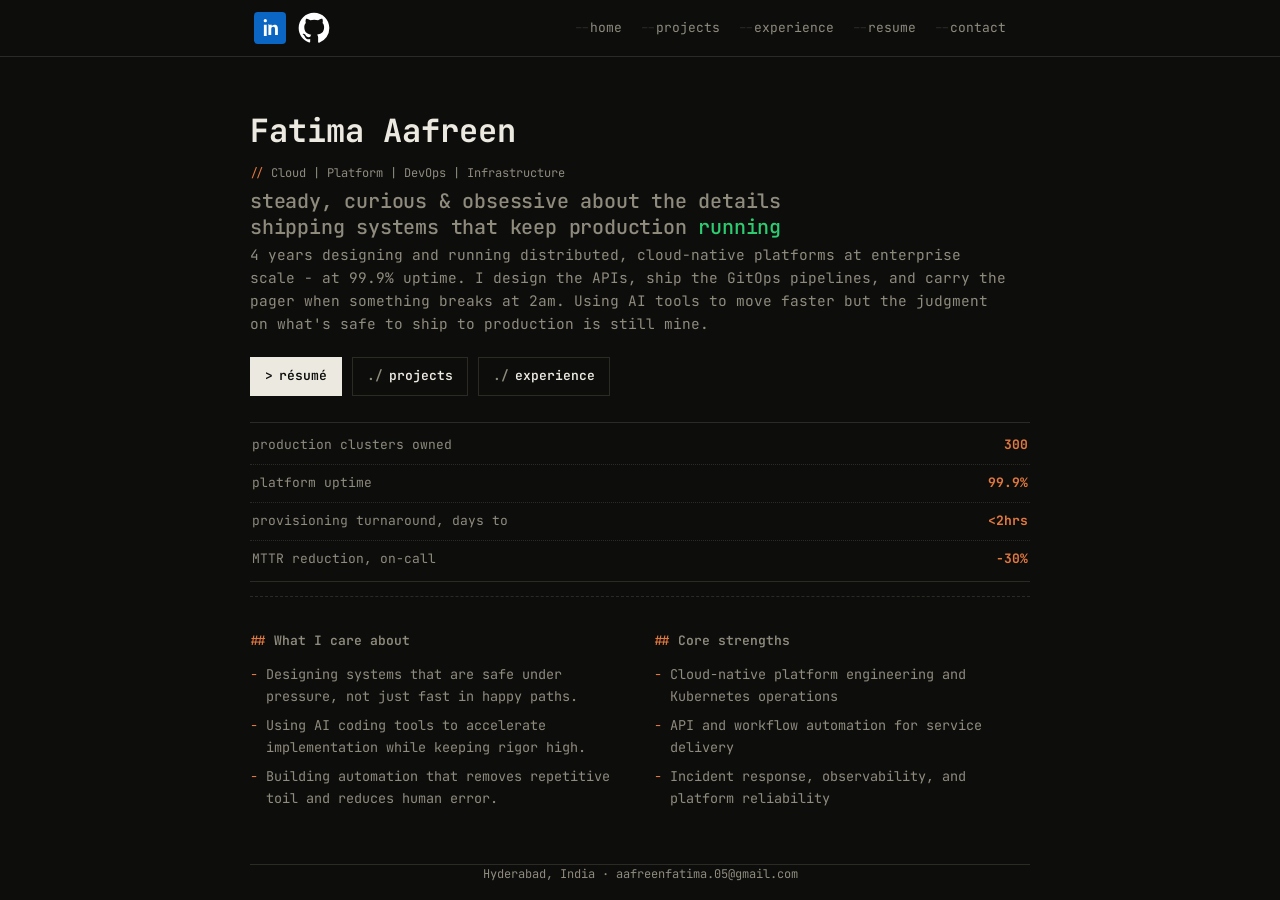
<file: index.html>
<!DOCTYPE html>
<html lang="en">
<head>
  <meta charset="UTF-8" />
  <meta name="viewport" content="width=device-width, initial-scale=1.0" />
  <title>Fatima Aafreen — Cloud &amp; Platform Engineer</title>
  <meta name="description" content="Fatima Aafreen — cloud and platform engineer building distributed systems at enterprise scale." />
  <link rel="stylesheet" href="styles.css" />
</head>
<body>
  <header class="nav">
    <div class="wrap">
      <div class="social">
        <a class="social-link" href="https://linkedin.com/in/fatimaaafreen" target="_blank" aria-label="LinkedIn"><img src="assets/linkedin.svg" alt="LinkedIn"/></a>
        <a class="social-link" href="https://github.com/fatimaaafreen" target="_blank" aria-label="GitHub"><img src="assets/github.svg" alt="GitHub"/></a>
      </div>
      <nav>
        <a href="index.html">home</a>
        <a href="projects.html">projects</a>
        <a href="experience.html">experience</a>
        <a href="resume.html">resume</a>
        <a href="contact.html">contact</a>
      </nav>
    </div>
  </header>

  <main class="page wrap">
    <section class="hero">
      <div class="name">Fatima Aafreen</div>
      <div class="eyebrow">Cloud | Platform | DevOps | Infrastructure </div>
      <h1>steady, curious & obsessive about the details</h1>
      <h1>shipping systems that keep production <span class="hl">running</span></h1>
      <p class="lede">
        4 years designing and running distributed, cloud-native platforms at enterprise scale -
        at 99.9% uptime. I design the APIs, ship the GitOps pipelines, and carry the pager when 
        something breaks at 2am. Using AI tools to move faster but the judgment on what's safe to 
        ship to production is still mine.
      </p>
      <div class="cta-row">
        <a class="btn primary" href="resume.html"> résumé</a>
        <a class="btn ghost" href="projects.html"> projects</a>
        <a class="btn ghost" href="experience.html"> experience</a>
      </div>

      <div class="stats">
        <div class="stat"><div class="lab">production clusters owned</div><div class="num">300</div></div>
        <div class="stat"><div class="lab">platform uptime</div><div class="num">99.9%</div></div>
        <div class="stat"><div class="lab">provisioning turnaround, days to</div><div class="num">&lt;2hrs</div></div>
        <div class="stat"><div class="lab">MTTR reduction, on-call</div><div class="num">-30%</div></div>
      </div>
    </section>

    <section>
      <div class="grid">
        <div>
          <h2>What I care about</h2>
          <ul class="list">
            <li>Designing systems that are safe under pressure, not just fast in happy paths.</li>
            <li>Using AI coding tools to accelerate implementation while keeping rigor high.</li>
            <li>Building automation that removes repetitive toil and reduces human error.</li>
          </ul>
        </div>
        <div>
          <h2>Core strengths</h2>
          <ul class="list">
            <li>Cloud-native platform engineering and Kubernetes operations</li>
            <li>API and workflow automation for service delivery</li>
            <li>Incident response, observability, and platform reliability</li>
          </ul>
        </div>
      </div>
    </section>
  </main>

  <footer class="wrap">
    <div>Hyderabad, India · aafreenfatima.05@gmail.com</div>
    <div class="links" style="margin-top: 10px;">
    </div>
  </footer>
</body>
</html>
</file>
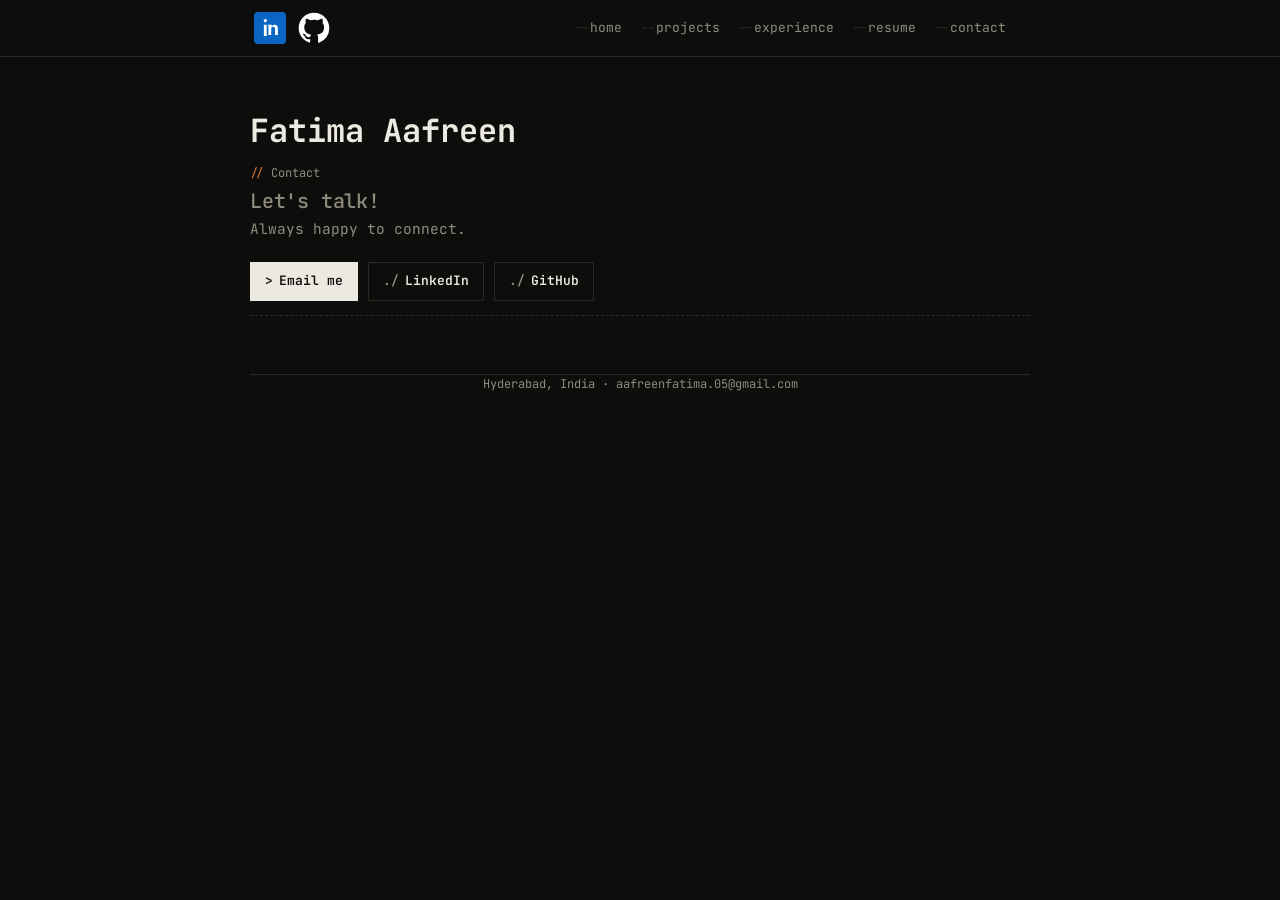
<file: contact.html>
<!DOCTYPE html>
<html lang="en">
<head>
  <meta charset="UTF-8" />
  <meta name="viewport" content="width=device-width, initial-scale=1.0" />
  <title>Contact — Fatima Aafreen</title>
  <link rel="stylesheet" href="styles.css" />
</head>
<body>
  <header class="nav">
    <div class="wrap">
      <div class="social">
        <a class="social-link" href="https://linkedin.com/in/fatimaaafreen" target="_blank" aria-label="LinkedIn"><img src="assets/linkedin.svg" alt="LinkedIn"/></a>
        <a class="social-link" href="https://github.com/fatimaaafreen" target="_blank" aria-label="GitHub"><img src="assets/github.svg" alt="GitHub"/></a>
      </div>
      <nav>
        <a href="index.html">home</a>
        <a href="projects.html">projects</a>
        <a href="experience.html">experience</a>
        <a href="resume.html">resume</a>
        <a href="contact.html">contact</a>
      </nav>
    </div>
  </header>

  <main class="page wrap">
    <section class="hero">
      <div class="name">Fatima Aafreen</div>
      <div class="eyebrow">Contact</div>
      <h1>Let's talk!</h1>
      <p class="lede">
        Always happy to connect.
      </p>
      <div class="cta-row">
        <a class="btn primary" href="mailto:aafreenfatima.05@gmail.com">Email me</a>
        <a class="btn ghost" href="https://linkedin.com/in/fatimaaafreen" target="_blank">LinkedIn</a>
        <a class="btn ghost" href="https://github.com/fatimaaafreen" target="_blank">GitHub</a>
      </div>
    </section>
  </main>

  <footer class="wrap">
    <div>Hyderabad, India · aafreenfatima.05@gmail.com</div>
    </div>
  </footer>
</body>
</html>
</file>
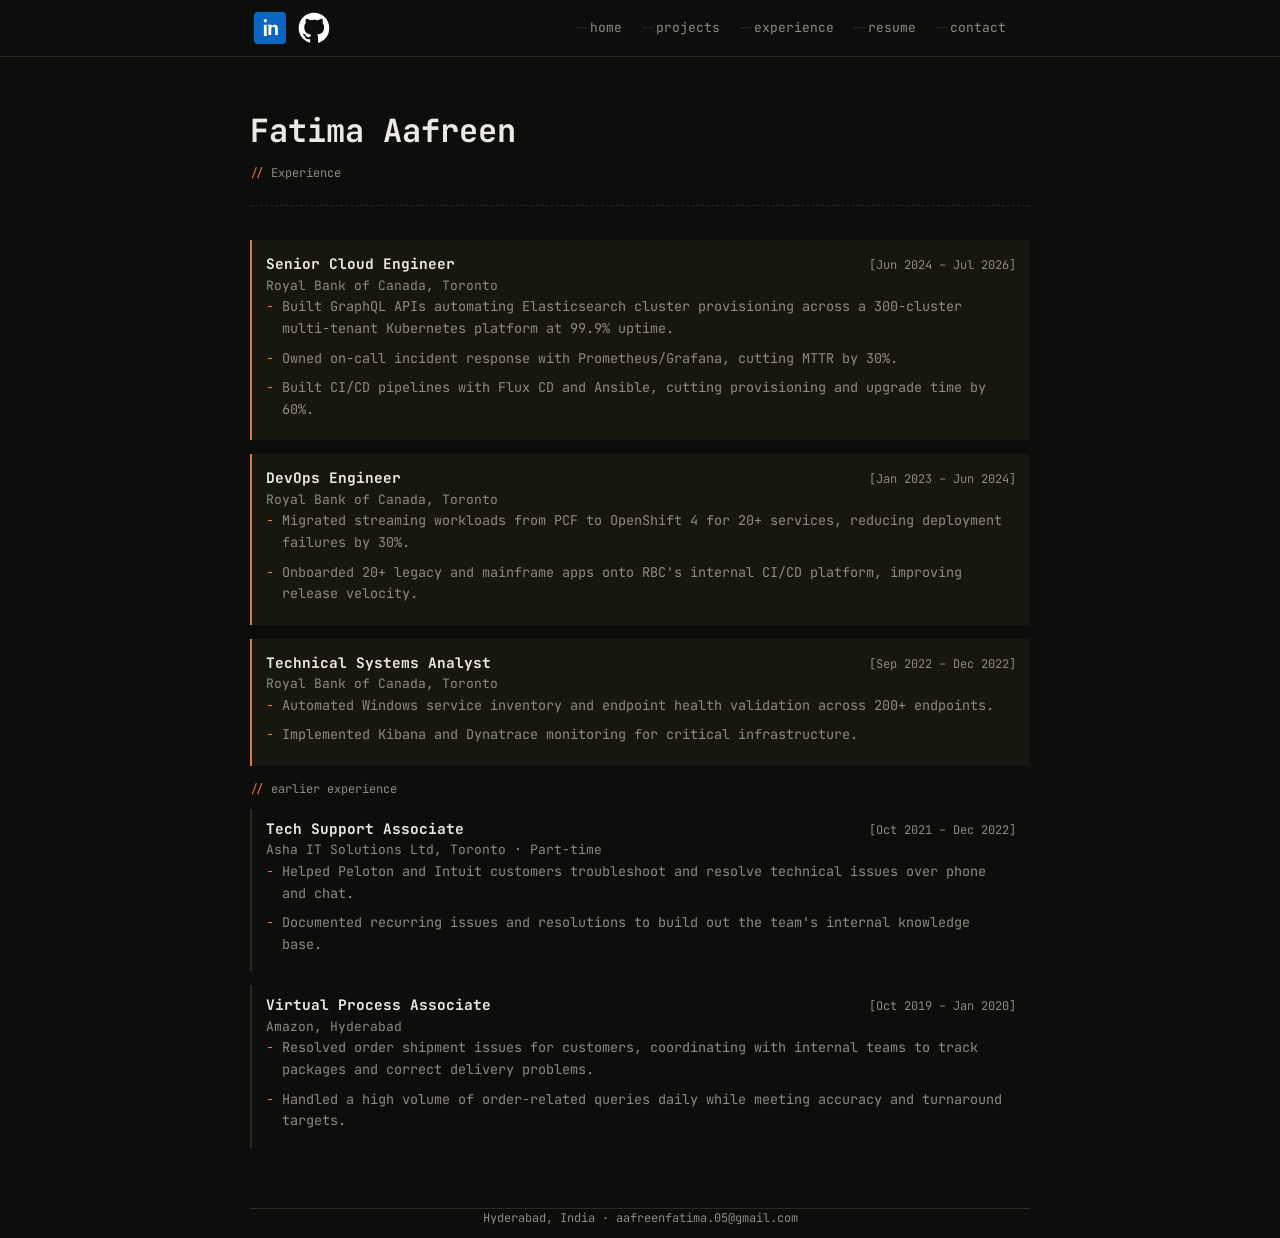
<file: experience.html>
<!DOCTYPE html>
<html lang="en">
<head>
  <meta charset="UTF-8" />
  <meta name="viewport" content="width=device-width, initial-scale=1.0" />
  <title>Experience — Fatima Aafreen</title>
  <link rel="stylesheet" href="styles.css" />
</head>
<body>
  <header class="nav">
    <div class="wrap">
      <div class="social">
        <a class="social-link" href="https://linkedin.com/in/fatimaaafreen" target="_blank" aria-label="LinkedIn"><img src="assets/linkedin.svg" alt="LinkedIn"/></a>
        <a class="social-link" href="https://github.com/fatimaaafreen" target="_blank" aria-label="GitHub"><img src="assets/github.svg" alt="GitHub"/></a>
      </div>
      <nav>
        <a href="index.html">home</a>
        <a href="projects.html">projects</a>
        <a href="experience.html">experience</a>
        <a href="resume.html">resume</a>
        <a href="contact.html">contact</a>
      </nav>
    </div>
  </header>

  <main class="page wrap">
    <section class="hero">
      <div class="name">Fatima Aafreen</div>
      <div class="eyebrow">Experience</div>
    </section>

    <section>
      <div class="exp-item">
        <div class="role-row">
          <div><h3>Senior Cloud Engineer</h3><div class="company">Royal Bank of Canada, Toronto</div></div>
          <div class="dates">Jun 2024 – Jul 2026</div>
        </div>
        <ul class="list">
          <li>Built GraphQL APIs automating Elasticsearch cluster provisioning across a 300-cluster multi-tenant Kubernetes platform at 99.9% uptime.</li>
          <li>Owned on-call incident response with Prometheus/Grafana, cutting MTTR by 30%.</li>
          <li>Built CI/CD pipelines with Flux CD and Ansible, cutting provisioning and upgrade time by 60%.</li>
        </ul>
      </div>

      <div class="exp-item">
        <div class="role-row">
          <div><h3>DevOps Engineer</h3><div class="company">Royal Bank of Canada, Toronto</div></div>
          <div class="dates">Jan 2023 – Jun 2024</div>
        </div>
        <ul class="list">
          <li>Migrated streaming workloads from PCF to OpenShift 4 for 20+ services, reducing deployment failures by 30%.</li>
          <li>Onboarded 20+ legacy and mainframe apps onto RBC's internal CI/CD platform, improving release velocity.</li>
        </ul>
      </div>

      <div class="exp-item">
        <div class="role-row">
          <div><h3>Technical Systems Analyst</h3><div class="company">Royal Bank of Canada, Toronto</div></div>
          <div class="dates">Sep 2022 – Dec 2022</div>
        </div>
        <ul class="list">
          <li>Automated Windows service inventory and endpoint health validation across 200+ endpoints.</li>
          <li>Implemented Kibana and Dynatrace monitoring for critical infrastructure.</li>
        </ul>
      </div>

      <div class="section-note">earlier experience</div>

      <div class="exp-item minor">
        <div class="role-row">
          <div><h3>Tech Support Associate</h3><div class="company">Asha IT Solutions Ltd, Toronto · Part-time</div></div>
          <div class="dates">Oct 2021 – Dec 2022</div>
        </div>
        <ul class="list">
          <li>Helped Peloton and Intuit customers troubleshoot and resolve technical issues over phone and chat.</li>
          <li>Documented recurring issues and resolutions to build out the team's internal knowledge base.</li>
        </ul>
      </div>

      <div class="exp-item minor">
        <div class="role-row">
          <div><h3>Virtual Process Associate</h3><div class="company">Amazon, Hyderabad</div></div>
          <div class="dates">Oct 2019 – Jan 2020</div>
        </div>
        <ul class="list">
          <li>Resolved order shipment issues for customers, coordinating with internal teams to track packages and correct delivery problems.</li>
          <li>Handled a high volume of order-related queries daily while meeting accuracy and turnaround targets.</li>
        </ul>
      </div>
    </section>
  </main>

  <footer class="wrap">
    <div>Hyderabad, India · aafreenfatima.05@gmail.com</div>
    <div class="links" style="margin-top: 10px;">
    </div>
  </footer>
</body>
</html>
</file>
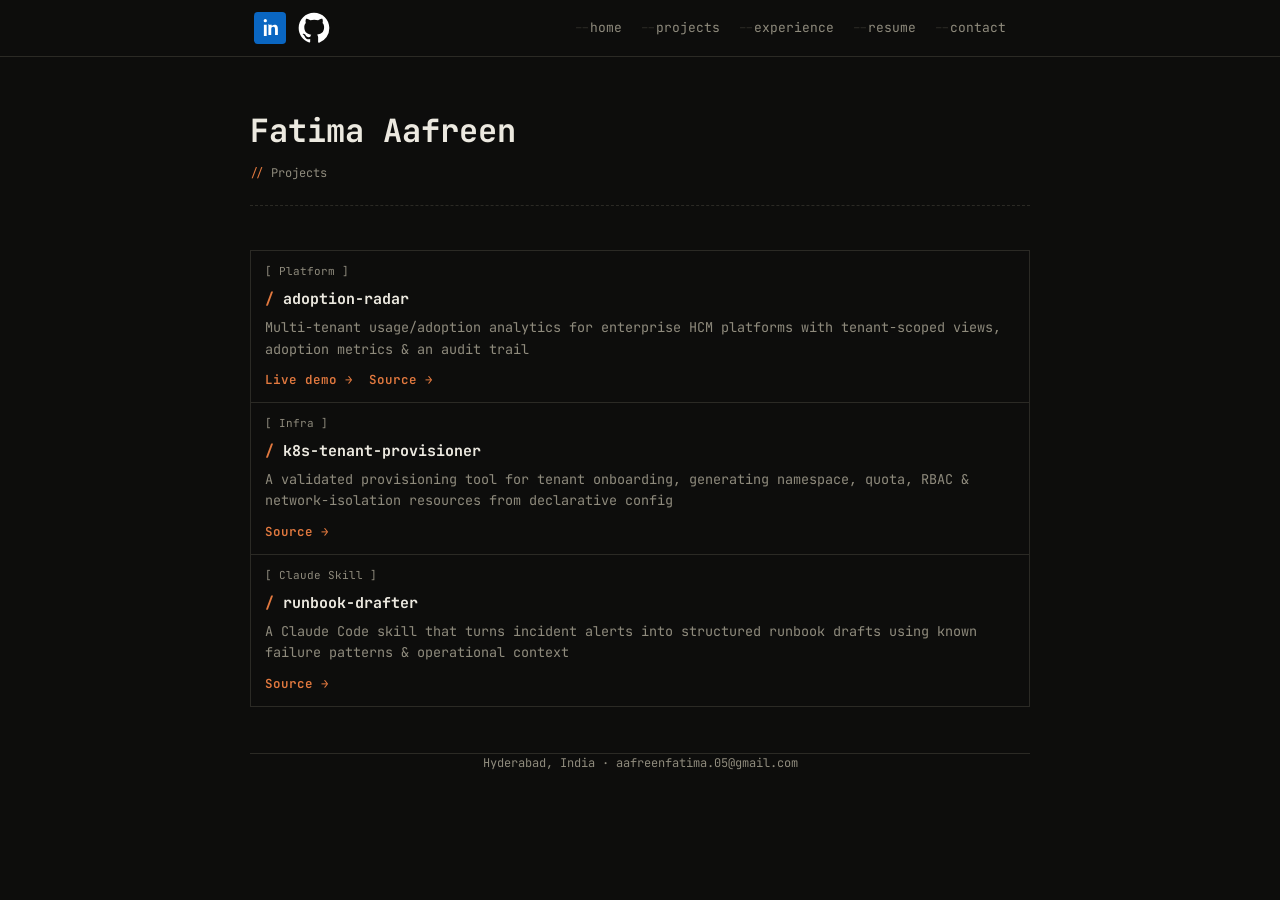
<file: projects.html>
<!DOCTYPE html>
<html lang="en">
<head>
  <meta charset="UTF-8" />
  <meta name="viewport" content="width=device-width, initial-scale=1.0" />
  <title>Projects — Fatima Aafreen</title>
  <link rel="stylesheet" href="styles.css" />
</head>
<body>
  <header class="nav">
    <div class="wrap">
      <div class="social">
        <a class="social-link" href="https://linkedin.com/in/fatimaaafreen" target="_blank" aria-label="LinkedIn"><img src="assets/linkedin.svg" alt="LinkedIn"/></a>
        <a class="social-link" href="https://github.com/fatimaaafreen" target="_blank" aria-label="GitHub"><img src="assets/github.svg" alt="GitHub"/></a>
      </div>
      <nav>
        <a href="index.html">home</a>
        <a href="projects.html">projects</a>
        <a href="experience.html">experience</a>
        <a href="resume.html">resume</a>
        <a href="contact.html">contact</a>
      </nav>
    </div>
  </header>

  <main class="page wrap">
    <section class="hero">
      <div class="name">Fatima Aafreen</div>
      <div class="eyebrow">Projects</div>
    </section>

    <section>
      <div class="cards">
        <div class="card">
          <div class="tag">Platform</div>
          <h3>adoption-radar</h3>
          <p>Multi-tenant usage/adoption analytics for enterprise HCM platforms with tenant-scoped views, adoption metrics & an audit trail</p>
          <div class="links">
            <a href="https://adoption-radar.onrender.com/tenants" target="_blank">Live demo →</a>
            <a href="https://github.com/fatimaaafreen/adoption-radar" target="_blank">Source →</a>
          </div>
        </div>

        <div class="card">
          <div class="tag">Infra</div>
          <h3>k8s-tenant-provisioner</h3>
          <p>A validated provisioning tool for tenant onboarding, generating namespace, quota, RBAC & network-isolation resources from declarative config</p>
          <div class="links">
            <a href="https://github.com/fatimaaafreen/k8s-tenant-provisioner" target="_blank">Source →</a>
          </div>
        </div>

        <div class="card">
          <div class="tag">Claude Skill</div>
          <h3>runbook-drafter</h3>
          <p>A Claude Code skill that turns incident alerts into structured runbook drafts using known failure patterns & operational context</p>
          <div class="links">
            <a href="https://github.com/fatimaaafreen/runbook-drafter" target="_blank">Source →</a>
          </div>
        </div>
      </div>
    </section>
  </main>

  <footer class="wrap">
    <div>Hyderabad, India · aafreenfatima.05@gmail.com</div>
    <div class="links" style="margin-top: 10px;">
    </div>
  </footer>
</body>
</html>
</file>
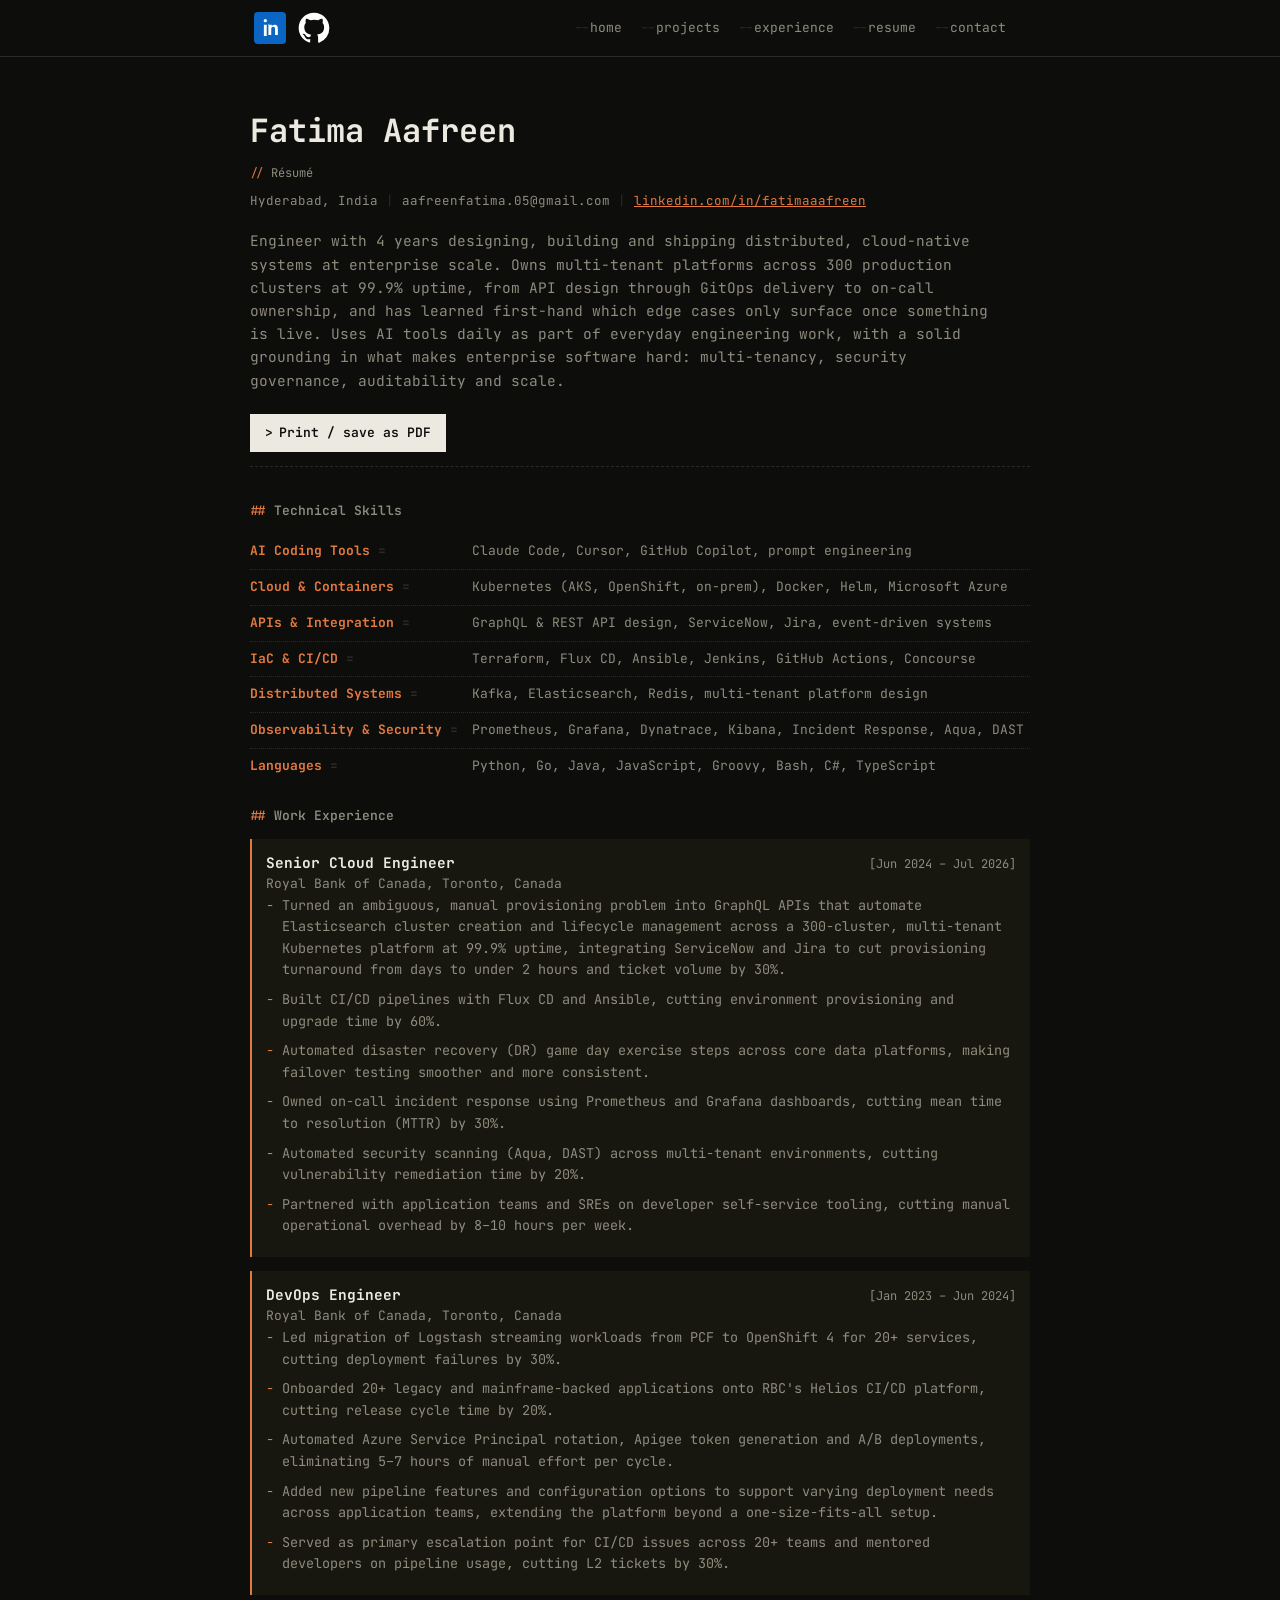
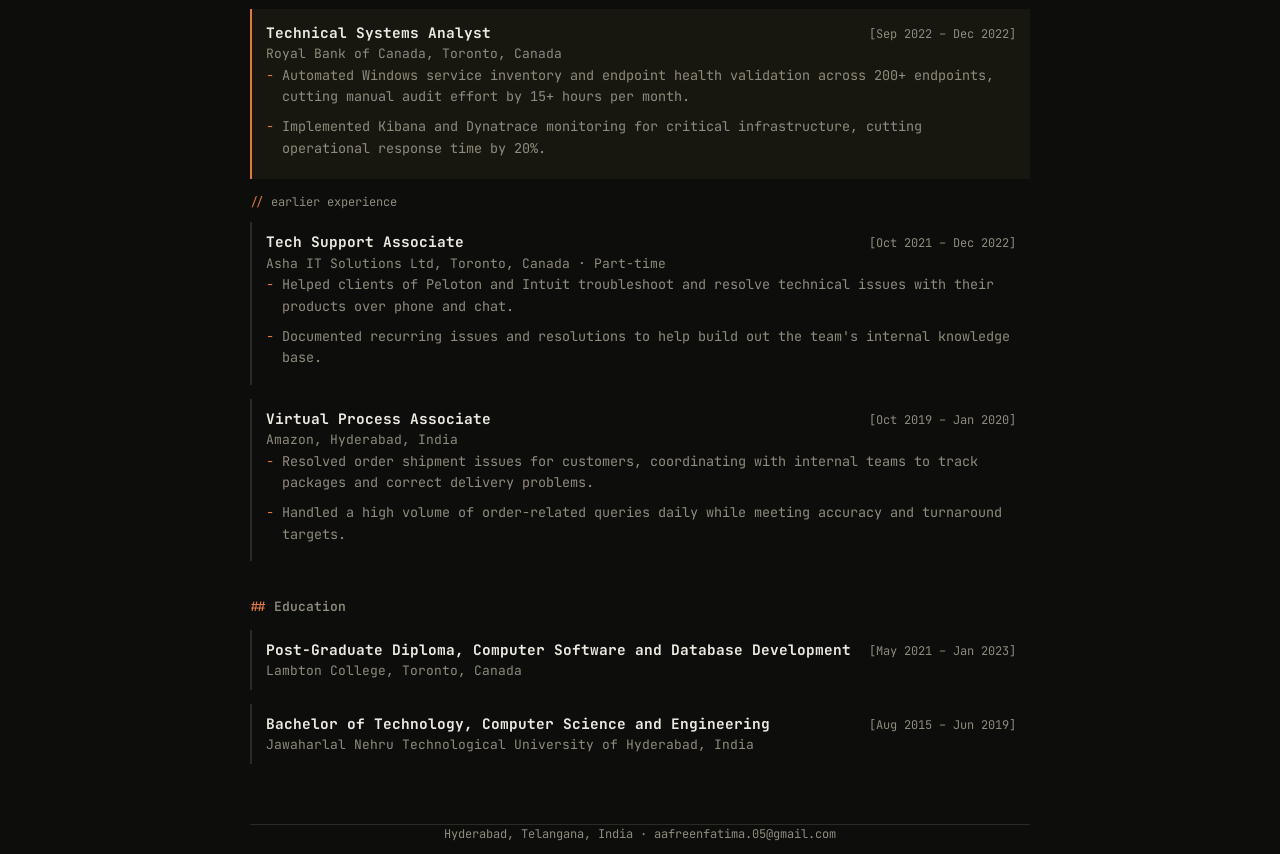
<file: resume.html>
<!DOCTYPE html>
<html lang="en">
<head>
  <meta charset="UTF-8" />
  <meta name="viewport" content="width=device-width, initial-scale=1.0" />
  <title>Résumé — Fatima Aafreen</title>
  <meta name="description" content="Fatima Aafreen — résumé." />
  <link rel="stylesheet" href="styles.css" />
</head>
<body>
  <header class="nav">
    <div class="wrap">
      <div class="social">
        <a class="social-link" href="https://linkedin.com/in/fatimaaafreen" target="_blank" aria-label="LinkedIn"><img src="assets/linkedin.svg" alt="LinkedIn"/></a>
        <a class="social-link" href="https://github.com/fatimaaafreen" target="_blank" aria-label="GitHub"><img src="assets/github.svg" alt="GitHub"/></a>
      </div>
      <nav>
        <a href="index.html">home</a>
        <a href="projects.html">projects</a>
        <a href="experience.html">experience</a>
        <a href="resume.html">resume</a>
        <a href="contact.html">contact</a>
      </nav>
    </div>
  </header>

  <main class="page wrap">
    <section class="hero">
      <div class="name">Fatima Aafreen</div>
      <div class="eyebrow">Résumé</div>
      <div class="contact-line">
        <span>Hyderabad, India</span>
        <span>aafreenfatima.05@gmail.com</span>
        <span><a href="https://linkedin.com/in/fatimaaafreen" target="_blank">linkedin.com/in/fatimaaafreen</a></span>
      </div>
      <p class="lede" style="margin-top:18px;">
        Engineer with 4 years designing, building and shipping distributed, cloud-native systems at enterprise
        scale. Owns multi-tenant platforms across 300 production clusters at 99.9% uptime, from API design through
        GitOps delivery to on-call ownership, and has learned first-hand which edge cases only surface once
        something is live. Uses AI tools daily as part of everyday engineering work, with a solid grounding in what
        makes enterprise software hard: multi-tenancy, security governance, auditability and scale.
      </p>
      <div class="cta-row">
        <a class="btn primary" href="#" onclick="window.print(); return false;">Print / save as PDF</a>
      </div>
    </section>

    <section>
      <h2>Technical Skills</h2>
      <div class="skills">
        <div class="skill-row"><div class="skill-key">AI Coding Tools</div><div class="skill-val">Claude Code, Cursor, GitHub Copilot, prompt engineering</div></div>
        <div class="skill-row"><div class="skill-key">Cloud &amp; Containers</div><div class="skill-val">Kubernetes (AKS, OpenShift, on-prem), Docker, Helm, Microsoft Azure</div></div>
        <div class="skill-row"><div class="skill-key">APIs &amp; Integration</div><div class="skill-val">GraphQL &amp; REST API design, ServiceNow, Jira, event-driven systems</div></div>
        <div class="skill-row"><div class="skill-key">IaC &amp; CI/CD</div><div class="skill-val">Terraform, Flux CD, Ansible, Jenkins, GitHub Actions, Concourse</div></div>
        <div class="skill-row"><div class="skill-key">Distributed Systems</div><div class="skill-val">Kafka, Elasticsearch, Redis, multi-tenant platform design</div></div>
        <div class="skill-row"><div class="skill-key">Observability &amp; Security</div><div class="skill-val">Prometheus, Grafana, Dynatrace, Kibana, Incident Response, Aqua, DAST</div></div>
        <div class="skill-row"><div class="skill-key">Languages</div><div class="skill-val">Python, Go, Java, JavaScript, Groovy, Bash, C#, TypeScript</div></div>
      </div>
    </section>

    <section>
      <h2>Work Experience</h2>

      <div class="exp-item">
        <div class="role-row">
          <div><h3>Senior Cloud Engineer</h3><div class="company">Royal Bank of Canada, Toronto, Canada</div></div>
          <div class="dates">Jun 2024 – Jul 2026</div>
        </div>
        <ul class="list">
          <li>Turned an ambiguous, manual provisioning problem into GraphQL APIs that automate Elasticsearch cluster creation and lifecycle management across a 300-cluster, multi-tenant Kubernetes platform at 99.9% uptime, integrating ServiceNow and Jira to cut provisioning turnaround from days to under 2 hours and ticket volume by 30%.</li>
          <li>Built CI/CD pipelines with Flux CD and Ansible, cutting environment provisioning and upgrade time by 60%.</li>
          <li>Automated disaster recovery (DR) game day exercise steps across core data platforms, making failover testing smoother and more consistent.</li>
          <li>Owned on-call incident response using Prometheus and Grafana dashboards, cutting mean time to resolution (MTTR) by 30%.</li>
          <li>Automated security scanning (Aqua, DAST) across multi-tenant environments, cutting vulnerability remediation time by 20%.</li>
          <li>Partnered with application teams and SREs on developer self-service tooling, cutting manual operational overhead by 8–10 hours per week.</li>
        </ul>
      </div>

      <div class="exp-item">
        <div class="role-row">
          <div><h3>DevOps Engineer</h3><div class="company">Royal Bank of Canada, Toronto, Canada</div></div>
          <div class="dates">Jan 2023 – Jun 2024</div>
        </div>
        <ul class="list">
          <li>Led migration of Logstash streaming workloads from PCF to OpenShift 4 for 20+ services, cutting deployment failures by 30%.</li>
          <li>Onboarded 20+ legacy and mainframe-backed applications onto RBC's Helios CI/CD platform, cutting release cycle time by 20%.</li>
          <li>Automated Azure Service Principal rotation, Apigee token generation and A/B deployments, eliminating 5–7 hours of manual effort per cycle.</li>
          <li>Added new pipeline features and configuration options to support varying deployment needs across application teams, extending the platform beyond a one-size-fits-all setup.</li>
          <li>Served as primary escalation point for CI/CD issues across 20+ teams and mentored developers on pipeline usage, cutting L2 tickets by 30%.</li>
        </ul>
      </div>

      <div class="exp-item">
        <div class="role-row">
          <div><h3>Technical Systems Analyst</h3><div class="company">Royal Bank of Canada, Toronto, Canada</div></div>
          <div class="dates">Sep 2022 – Dec 2022</div>
        </div>
        <ul class="list">
          <li>Automated Windows service inventory and endpoint health validation across 200+ endpoints, cutting manual audit effort by 15+ hours per month.</li>
          <li>Implemented Kibana and Dynatrace monitoring for critical infrastructure, cutting operational response time by 20%.</li>
        </ul>
      </div>

      <div class="section-note">earlier experience</div>

      <div class="exp-item minor">
        <div class="role-row">
          <div><h3>Tech Support Associate</h3><div class="company">Asha IT Solutions Ltd, Toronto, Canada · Part-time</div></div>
          <div class="dates">Oct 2021 – Dec 2022</div>
        </div>
        <ul class="list">
          <li>Helped clients of Peloton and Intuit troubleshoot and resolve technical issues with their products over phone and chat.</li>
          <li>Documented recurring issues and resolutions to help build out the team's internal knowledge base.</li>
        </ul>
      </div>

      <div class="exp-item minor">
        <div class="role-row">
          <div><h3>Virtual Process Associate</h3><div class="company">Amazon, Hyderabad, India</div></div>
          <div class="dates">Oct 2019 – Jan 2020</div>
        </div>
        <ul class="list">
          <li>Resolved order shipment issues for customers, coordinating with internal teams to track packages and correct delivery problems.</li>
          <li>Handled a high volume of order-related queries daily while meeting accuracy and turnaround targets.</li>
        </ul>
      </div>
    </section>

    <section>
      <h2>Education</h2>
      <div class="exp-item minor">
        <div class="role-row">
          <div><h3>Post-Graduate Diploma, Computer Software and Database Development</h3><div class="company">Lambton College, Toronto, Canada</div></div>
          <div class="dates">May 2021 – Jan 2023</div>
        </div>
      </div>
      <div class="exp-item minor">
        <div class="role-row">
          <div><h3>Bachelor of Technology, Computer Science and Engineering</h3><div class="company">Jawaharlal Nehru Technological University of Hyderabad, India</div></div>
          <div class="dates">Aug 2015 – Jun 2019</div>
        </div>
      </div>
    </section>
  </main>

  <footer class="wrap">
    <div>Hyderabad, Telangana, India · aafreenfatima.05@gmail.com</div>
    <div class="links" style="margin-top: 10px;">
    </div>
  </footer>
</body>
</html>
</file>
<file: styles.css>
@import url('https://fonts.googleapis.com/css2?family=JetBrains+Mono:wght@400;500;600;700&display=swap');

:root {
  --bg: #0d0d0c;
  --ink: #ece9e0;
  --muted: #8f8b7d;
  --line: #2b2a25;
  --accent: #e2793f;
  --panel: #17160f;
}

* { box-sizing: border-box; }
html {
  scroll-behavior: smooth;
  overflow-x: hidden;
}
body {
  margin: 0;
  font-family: 'JetBrains Mono', ui-monospace, SFMono-Regular, Menlo, Consolas, monospace;
  background: var(--bg);
  color: var(--ink);
  line-height: 1.6;
  font-size: 15px;
  overflow-x: hidden;
}
a { color: var(--accent); }
.wrap { max-width: 780px; width: min(100%, 780px); margin: 0 auto; padding: 0 24px; }

/* nav — styled like a shell prompt */
header.nav {
  border-bottom: 1px solid var(--line);
  background: var(--bg);
}
header.nav .wrap {
  display: flex; align-items: center; justify-content: space-between;
  padding: 12px 24px; flex-wrap: nowrap; gap: 8px;
}
header.nav nav { font-size: 13px; display: flex; align-items: center; gap: 18px; }
header.nav nav a {
  color: var(--muted); text-decoration: none; white-space: nowrap;
  padding: 4px 0;
}
header.nav nav .nav-icon {
  display: inline-flex;
  align-items: center;
  justify-content: center;
  padding: 0 6px;
  color: var(--muted);
  text-decoration: none;
  margin-left: 8px;
}
header.nav nav .nav-icon:hover {
  color: var(--accent);
}
header.nav nav .nav-icon img {
  display: block;
  width: 18px;
  height: 18px;
  vertical-align: middle;
}

.social { display: flex; gap: 12px; align-items: center; margin-left: -20px; }
.social-link img { width: 32px; height: 32px; display: block; margin: 0; }
.social-link { color: var(--muted); text-decoration: none; padding: 0; display: inline-flex; align-items: center; justify-content: center; }
.social-link:hover { color: var(--accent); background: rgba(255,255,255,0.02); }
.hero .name {
  font-size: 32px;
  font-weight: 700;
  margin-bottom: 8px;
  color: var(--ink);
}
header.nav nav a:not(.nav-icon)::before { content: "--"; color: var(--line); }
header.nav nav a:hover { color: var(--accent); }
header.nav nav a:not(:last-child)::after { content: " "; }

main.page { padding: 32px 0 40px; }

.hero { padding-bottom: 14px; border-bottom: 1px dashed var(--line); margin-bottom: 18px; }
.hero .eyebrow {
  color: var(--muted); font-size: 12px; margin-bottom: 8px;
}
.hero .eyebrow::before { content: "// "; color: var(--accent); }
.hero h1 {
  font-size: clamp(18px, 2.8vw, 20px); line-height: 1.08; margin: 0 0 4px; font-weight: 500;
  letter-spacing: -0.01em;
  color: var(--muted);
}
.hero h1 .hl {
  color: #2ecc71;
}
.hero p.lede { font-size: 14.5px; color: var(--muted); max-width: 760px; margin: 0 0 22px; }

.cta-row { display: flex; gap: 10px; flex-wrap: wrap; }
.btn {
  display: inline-flex; align-items: center; gap: 6px;
  padding: 8px 14px; text-decoration: none;
  font-size: 13px; font-weight: 600; border: 1px solid var(--ink);
  font-family: inherit;
}
.btn.primary { background: var(--ink); color: var(--bg); }
.btn.primary::before { content: "> "; }
.btn.ghost { color: var(--ink); background: transparent; border-color: var(--line); }
.btn.ghost::before { content: "./ "; color: var(--muted); }
.btn:hover { border-color: var(--accent); color: var(--accent); }
.btn.primary:hover { background: var(--accent); border-color: var(--accent); color: var(--bg); }

/* stats — key: value ledger, not glossy cards */
.stats {
  margin-top: 26px; border-top: 1px solid var(--line); border-bottom: 1px solid var(--line);
  padding: 4px 0;
}
.stat {
  display: flex; align-items: baseline; justify-content: space-between;
  padding: 8px 2px; font-size: 13px;
  border-bottom: 1px dotted var(--line);
}
.stat:last-child { border-bottom: none; }
.stat .lab { color: var(--muted); }
.stat .num { color: var(--accent); font-weight: 700; }

section { padding: 16px 0 6px; }
section h2 { font-size: 13px; color: var(--muted); margin: 0 0 12px; font-weight: 600; }
section h2::before { content: "## "; color: var(--accent); }

.grid { display: grid; grid-template-columns: repeat(2, 1fr); gap: 28px; }
.list { color: var(--muted); font-size: 13.5px; padding-left: 0; margin: 0; list-style: none; }
.list li { margin-bottom: 8px; padding-left: 16px; position: relative; }
.list li::before { content: "-"; position: absolute; left: 0; color: var(--accent); }

/* experience — changelog / commit-log style */
.exp-item {
  margin-bottom: 14px; padding: 12px 14px; background: var(--panel);
  border-left: 2px solid var(--accent);
}
.exp-item.minor { background: transparent; border-left-color: var(--line); padding: 8px 14px; }
.exp-item .role-row { display: flex; justify-content: space-between; align-items: baseline; flex-wrap: wrap; gap: 6px; }
.exp-item h3 { margin: 0; font-size: 14.5px; font-weight: 700; }
.exp-item .company { color: var(--muted); font-size: 13px; }
.exp-item .dates { color: var(--muted); font-size: 12px; white-space: nowrap; }
.exp-item .dates::before { content: "["; }
.exp-item .dates::after { content: "]"; }

.section-note { color: var(--muted); font-size: 12px; margin: 14px 0 10px; }
.section-note::before { content: "// "; color: var(--accent); }

/* projects — repo listing style */
.cards { display: flex; flex-direction: column; gap: 0; margin-top: 10px; border: 1px solid var(--line); }
.card {
  padding: 12px 14px; border-bottom: 1px solid var(--line);
  display: flex; flex-direction: column; gap: 6px;
}
.card:last-child { border-bottom: none; }
.card .tag { font-size: 11px; color: var(--muted); }
.card .tag::before { content: "[ "; }
.card .tag::after { content: " ]"; }
.card h3 { margin: 0; font-size: 15px; font-weight: 700; }
.card h3::before { content: "/ "; color: var(--accent); }
.card p { color: var(--muted); font-size: 13.5px; margin: 0; }
.card .links { display: flex; gap: 16px; font-size: 12.5px; margin-top: 4px; }
.card .links a { text-decoration: none; font-weight: 600; }
.card .links a:hover { text-decoration: underline; }

/* resume — key/value config style */
.skill-row {
  display: flex; gap: 12px; padding: 7px 0; border-bottom: 1px dotted var(--line);
  font-size: 13px; flex-wrap: wrap;
}
.skill-row:last-child { border-bottom: none; }
.skill-key { color: var(--accent); font-weight: 700; min-width: 210px; }
.skill-key::after { content: " ="; color: var(--line); }
.skill-val { color: var(--muted); }

.contact-line { color: var(--muted); font-size: 12.5px; margin-top: 4px; }
.contact-line span:not(:last-child)::after { content: " | "; color: var(--line); }

@media print {
  header.nav, footer, .cta-row { display: none; }
  body { background: #fff; }
}

footer { padding: 36px 0 50px; text-align: center; color: var(--muted); font-size: 12px; border-top: 1px solid var(--line); margin-top: 20px; }
footer .links a { color: var(--muted); margin: 0 8px; text-decoration: none; }
footer .links a:hover { color: var(--accent); }

@media (max-width: 760px) {
  .wrap {
    width: 100%;
    max-width: 100%;
    padding: 0 16px;
  }
  .grid { grid-template-columns: 1fr; }
  .hero h1 { font-size: 15px; line-height: 1.05; padding: 6px 0; margin-bottom: 4px; }
  .hero p.lede { font-size: 14px; }
  header.nav .wrap {
    flex-direction: row;
    flex-wrap: nowrap;
    align-items: center;
    padding: 10px 16px;
    gap: 8px;
  }
  header.nav nav {
    display: flex;
    flex-wrap: nowrap;
    gap: 6px;
    width: auto;
    max-width: 100%;
    flex: 1 1 auto;
    justify-content: flex-start;
    overflow-x: auto;
    -webkit-overflow-scrolling: touch;
    scrollbar-width: none;
  }
  header.nav nav::-webkit-scrollbar { display: none; }
  header.nav nav a {
    white-space: nowrap;
    line-height: 1.2;
    font-size: 12px;
    padding: 2px 0;
    flex-shrink: 0;
  }
  header.nav nav a:not(:last-child)::after { content: none; }
  .social {
    margin-left: 0;
    gap: 6px;
    flex-shrink: 0;
  }
  .stat {
    display: grid;
    grid-template-columns: minmax(0, 1fr) auto;
    align-items: center;
    gap: 8px;
    padding: 6px 0;
    font-size: 12px;
  }
  .stat .lab {
    min-width: 0;
    line-height: 1.3;
  }
  .stat .num {
    flex-shrink: 0;
    white-space: nowrap;
  }
}
</file>
